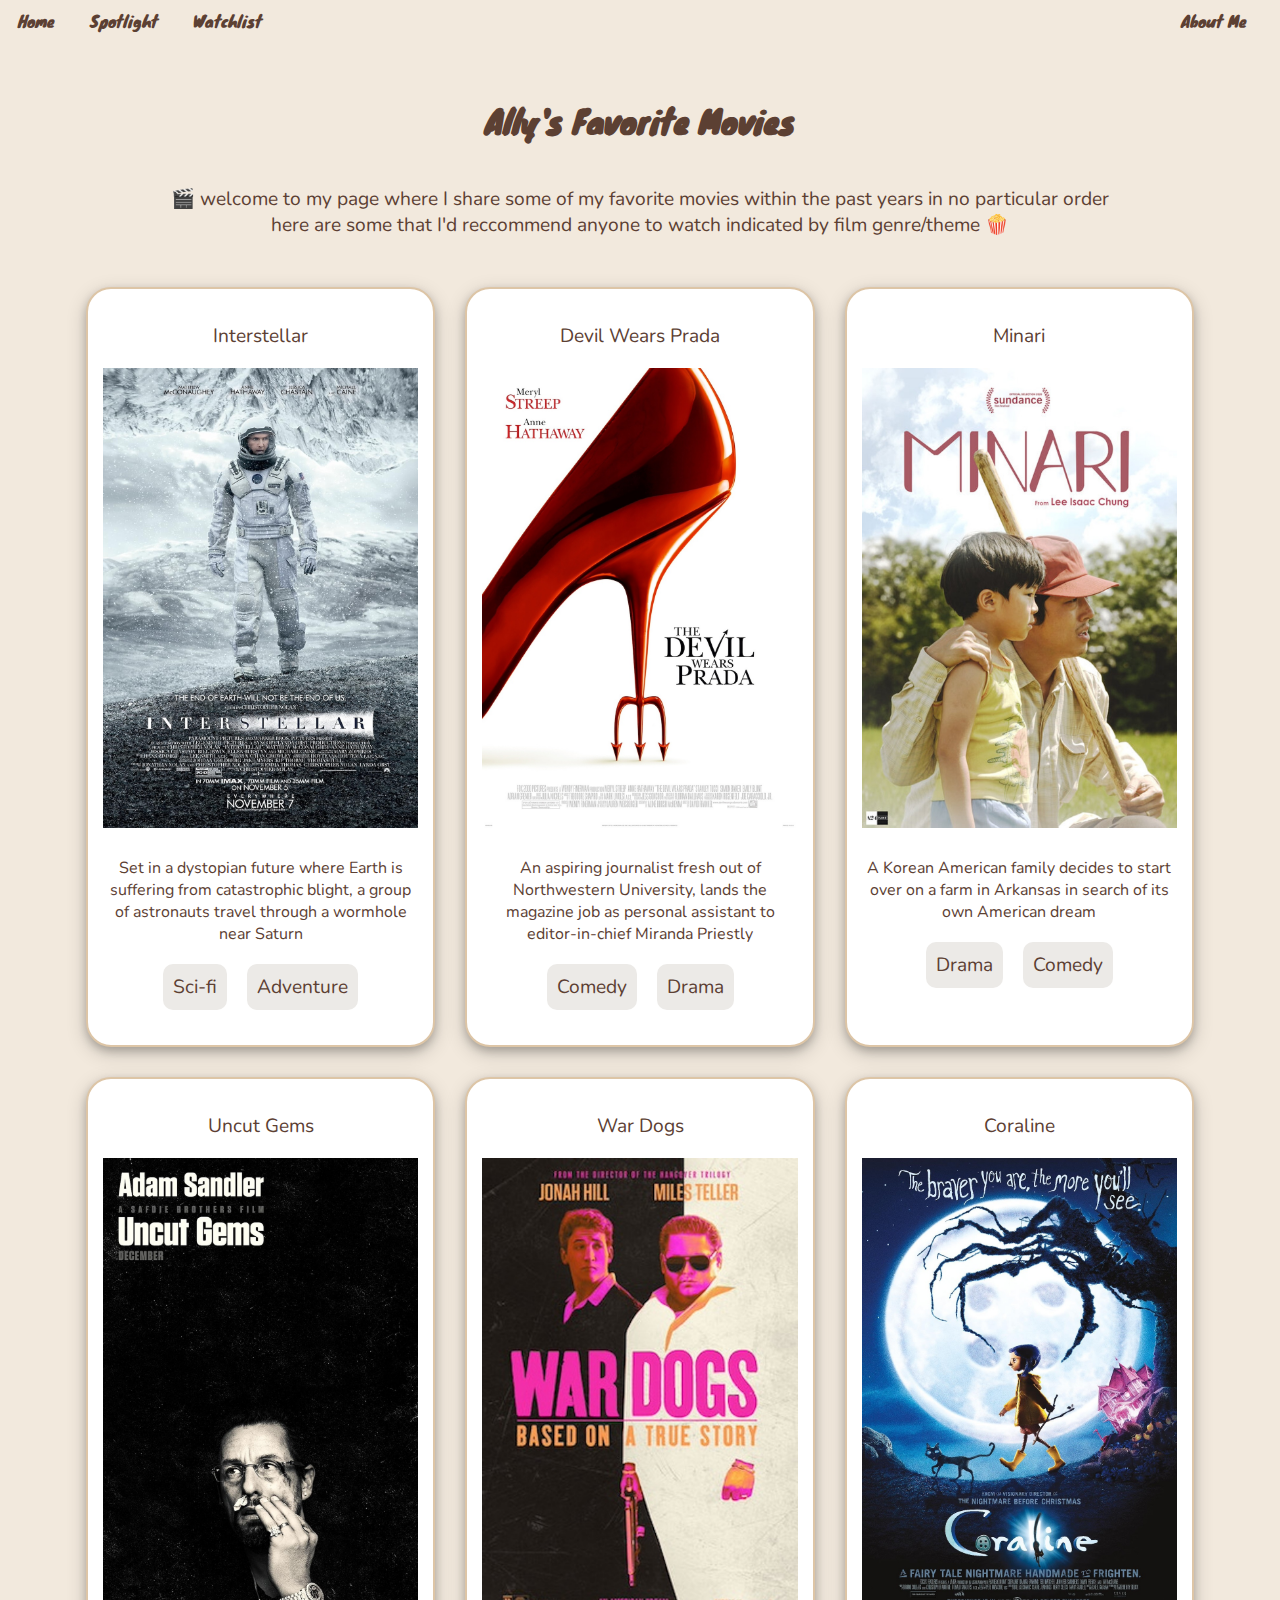
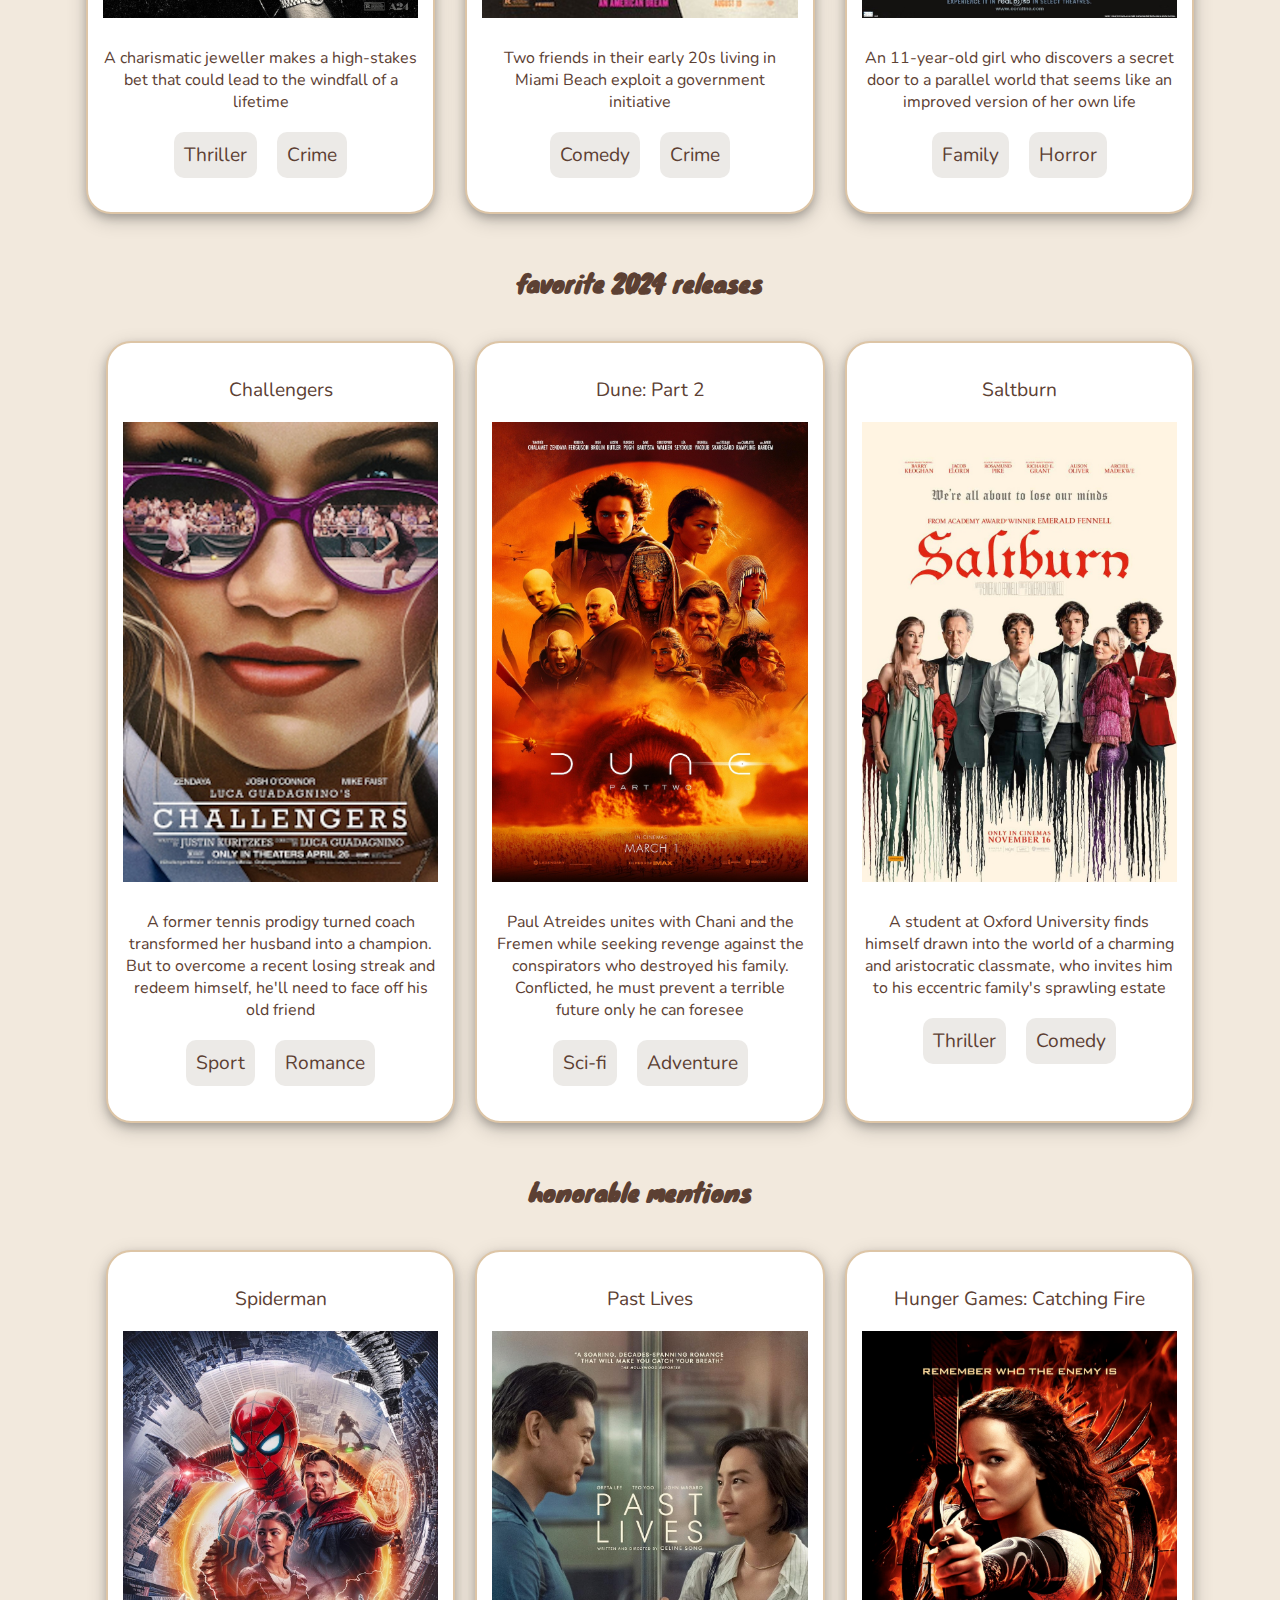
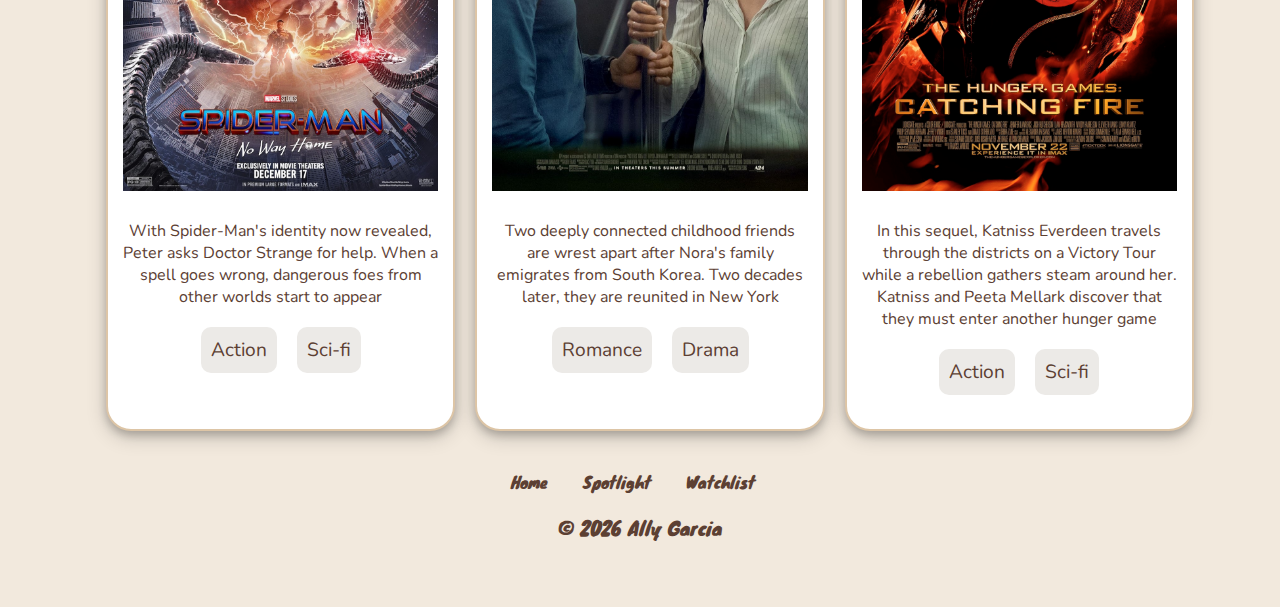
<file: index.html>
<!DOCTYPE html>
<html lang="en">
<head>
    <meta charset="UTF-8">
    <meta name="viewport" content="width=device-width, initial-scale=1.0">
    <link rel="stylesheet" type="text/css" href="css/html5reset.css">
    <link rel="stylesheet" type="text/css" href="css/style.css">
    <link rel="icon" type="image/png" href="images/me.PNG">
    <title>Favorite Movies</title>
</head>
<body>
    <header>
        <div class="skip"><a href = "#main-content">Skip to Main Content</a></div>
        <nav class="pages" title="main navigation">
            <ul>
                <li><a href = "index.html" class="active">Home</a></li>
                <li><a href = "spotlight.html">Spotlight</a></li>
                <li><a href = "watchlist.html">Watchlist</a></li>
            </ul>
            <ul class="about_me">
                <li><a href="about.html">About Me</a></li>
            </ul>
        </nav>
        <h1 id="title">Ally's Favorite Movies</h1>

    </header>
    <main id = "main-content" class="container"> 
        <p> &#127916; welcome to my page where I share some of my favorite movies within the past years in no particular order <br> here are some that I'd reccommend anyone to watch indicated by film genre/theme &#127871;</p>
<div class="favorites">

        <section id="inter" class="polaroid">
            <a href="https://www.imdb.com/title/tt0816692/" target="_blank"> 
            <p>Interstellar</p>
                <img src="images/inter.jpg" alt="Movie poster of Interstellar" class="movie-image">
                <div class="movie">
                <figcaption class="movie-title">Set in a dystopian future where Earth is suffering from catastrophic blight, a group of astronauts  travel through a wormhole near Saturn </figcaption>
            </div>
            <div class="themes">
                <p class ="t1">Sci-fi</p>
                <p class ="t2">Adventure</p>
        </div>
    </a>
    </section>

    
    <section id ="prada"  class="polaroid">
        <a href="https://www.imdb.com/title/tt0458352/" target="_blank"> 
        <p>Devil Wears Prada</p>
        <img src="images/prada.jpg"  alt="Movie poster of The Devil Wears Prada">
        <div class="movie">
        <figcaption>An aspiring journalist fresh out of Northwestern University, lands the magazine job as  personal assistant to  editor-in-chief Miranda Priestly</figcaption>
    </div>
    <div class="themes">
        <p class ="t1">Comedy</p>
        <p class ="t2">Drama</p>
</div>
</a>
    </section>

    <section id ="minari" class="polaroid">
        <a href="https://www.imdb.com/title/tt10633456/" target="_blank"> 
        <p>Minari</p>
        <img src="images/minari.jpg" alt="Movie poster of Minari">
        <div class="movie">
        <figcaption>A Korean American family decides to start over on a farm in Arkansas in search of its own American dream </figcaption>
    </div>
    <div class="themes">
        <p class ="t1">Drama</p>
        <p class ="t2">Comedy</p>
</div>
</a>
    </section>

    <section id ="uncut" class="polaroid">
        <a href="https://www.imdb.com/title/tt5727208/" target="_blank"> 
        <p>Uncut Gems</p> 
        <img src="images/uncut.jpg" alt="Movie poster of Uncut Gems">
        <div class="movie"> 
        <figcaption>A charismatic jeweller makes a high-stakes bet that could lead to the windfall of a lifetime</figcaption>
    </div>
    <div class="themes">
        <p class ="t1">Thriller</p>
        <p class ="t2">Crime</p>
</div>
</a>
    </section>

    <section id ="war" class="polaroid"> 
        <a href="https://www.imdb.com/title/tt2005151/" target="_blank"> 
        <p>War Dogs</p> 
        <img src="images/war.jpg" alt="Movie poster of War Dogs">
        <div class="movie"> 
        <figcaption>Two friends in their early 20s living in Miami Beach  exploit a government initiative</figcaption>
    </div>
    <div class="themes">
        <p class ="t1">Comedy</p>
        <p class ="t2">Crime</p>
</div>
</a>
    </section>

    <section id ="coraline" class="polaroid">
        <a href="https://www.imdb.com/title/tt0327597/" target="_blank"> 
        <p>Coraline</p> 
        <img src="images/coraline.jpg" alt="Movie poster of Coraline">
        <div class="movie"> 
        <figcaption>An 11-year-old girl who discovers a secret door to a parallel world that seems like an improved version of her own life</figcaption>
    </div>
    <div class="themes">
        <p class ="t2">Family</p>
        <p class ="t2">Horror</p>
</div>
</a>
    </section>
</div>

<div class="y2024">
    <h2> favorite 2024 releases</h2>
    <br>
    <section id ="challengers" class="polaroid">
        <a href="https://www.imdb.com/title/tt16426418/" target="_blank"> 
        <p>Challengers</p> 
        <img src="images/challengers.jpeg" alt="Movie poster of Challeners">
        <div class="movie"> 
        <figcaption>A former tennis prodigy turned coach transformed her husband into a champion. But to overcome a recent losing streak and redeem himself, he'll need to face off his old friend</figcaption>
    </div>
    <div class="themes">
        <p class ="t1">Sport</p>
        <p class ="t2">Romance</p>
</div>
</a>
    </section>

    <section id ="dune" class="polaroid">
        <a href="https://www.imdb.com/title/tt15239678/" target="_blank"> 
        <p>Dune: Part 2</p> 
        <img src="images/dune.jpg" alt="Movie poster of Dune 2">
        <div class="movie"> 
        <figcaption>Paul Atreides unites with Chani and the Fremen while seeking revenge against the conspirators who destroyed his family. Conflicted, he must prevent a terrible future only he can foresee

        </figcaption>
    </div>
    <div class="themes">
        <p class ="t1">Sci-fi</p>
        <p class ="t2">Adventure</p>
</div>
</a>
    </section>

    <section id ="saltburn" class="polaroid">
        <a href="https://www.imdb.com/title/tt17351924/" target="_blank"> 
        <p>Saltburn</p> 
        <img src="images/saltburn.jpeg" alt="Movie poster of Saltburn">
        <div class="movie"> 
        <figcaption>A student at Oxford University finds himself drawn into the world of a charming and aristocratic classmate, who invites him to his eccentric family's sprawling estate </figcaption>
    </div>
    <div class="themes">
        <p class ="t1">Thriller</p>
        <p class ="t2">Comedy</p>
</div>
</a>
    </section>
</div>
<div class="honorable">
    <h2> honorable mentions</h2>
    <br>
    <section id ="spider" class="polaroid">
        <a href="https://www.imdb.com/title/tt10872600/" target="_blank"> 
        <p>Spiderman</p> 
        <img src="images/spider.jpg" alt="Movie poster of Spiderman">
        <div class="movie"> 
        <figcaption>With Spider-Man's identity now revealed, Peter asks Doctor Strange for help. When a spell goes wrong, dangerous foes from other worlds start to appear</figcaption>
    </div>
    <div class="themes">
        <p class ="t1">Action</p>
        <p class ="t2">Sci-fi</p>
</div>
</a>
    </section>

    <section id ="past" class="polaroid">
        <a href="https://www.imdb.com/title/tt13238346/" target="_blank"> 
        <p>Past Lives</p> 
        <img src="images/past.jpg" alt="Movie poster of Past Lives">
        <div class="movie"> 
        <figcaption>Two deeply connected childhood friends are wrest apart after Nora's family emigrates from South Korea. Two decades later, they are reunited in New York
        </figcaption>
    </div>
    <div class="themes">
        <p class ="t1">Romance</p>
        <p class ="t2">Drama</p>
</div>
</a>
    </section>

    <section id ="hunger" class="polaroid">
        <a href="https://www.imdb.com/title/tt1951264/" target="_blank"> 
        <p>Hunger Games: Catching Fire</p> 
        <img src="images/hunger.jpg" alt="Movie poster of hunger games">
        <div class="movie"> 
        <figcaption>In this sequel, Katniss Everdeen travels through the districts on a Victory Tour while a rebellion gathers steam around her. Katniss and Peeta Mellark discover that they must enter another hunger game </figcaption>
    </div>
    <div class="themes">
        <p class ="t1">Action</p>
        <p class ="t2">Sci-fi</p>
</div>
</a>
    </section>
</div>
    </main>

    <footer>
        <nav class="page">
            <ul>
                <li><a href = "index.html" class="active">Home</a></li>
                <li><a href = "spotlight.html">Spotlight</a></li>
                <li><a href = "watchlist.html">Watchlist</a></li>
            </ul>
        </nav>
        <p>© <span id="year"></span> Ally Garcia</p>
        </footer>
        <script>
            document.getElementById("year").innerHTML = new Date().getFullYear();
        </script>
</body>
</html>
</file>
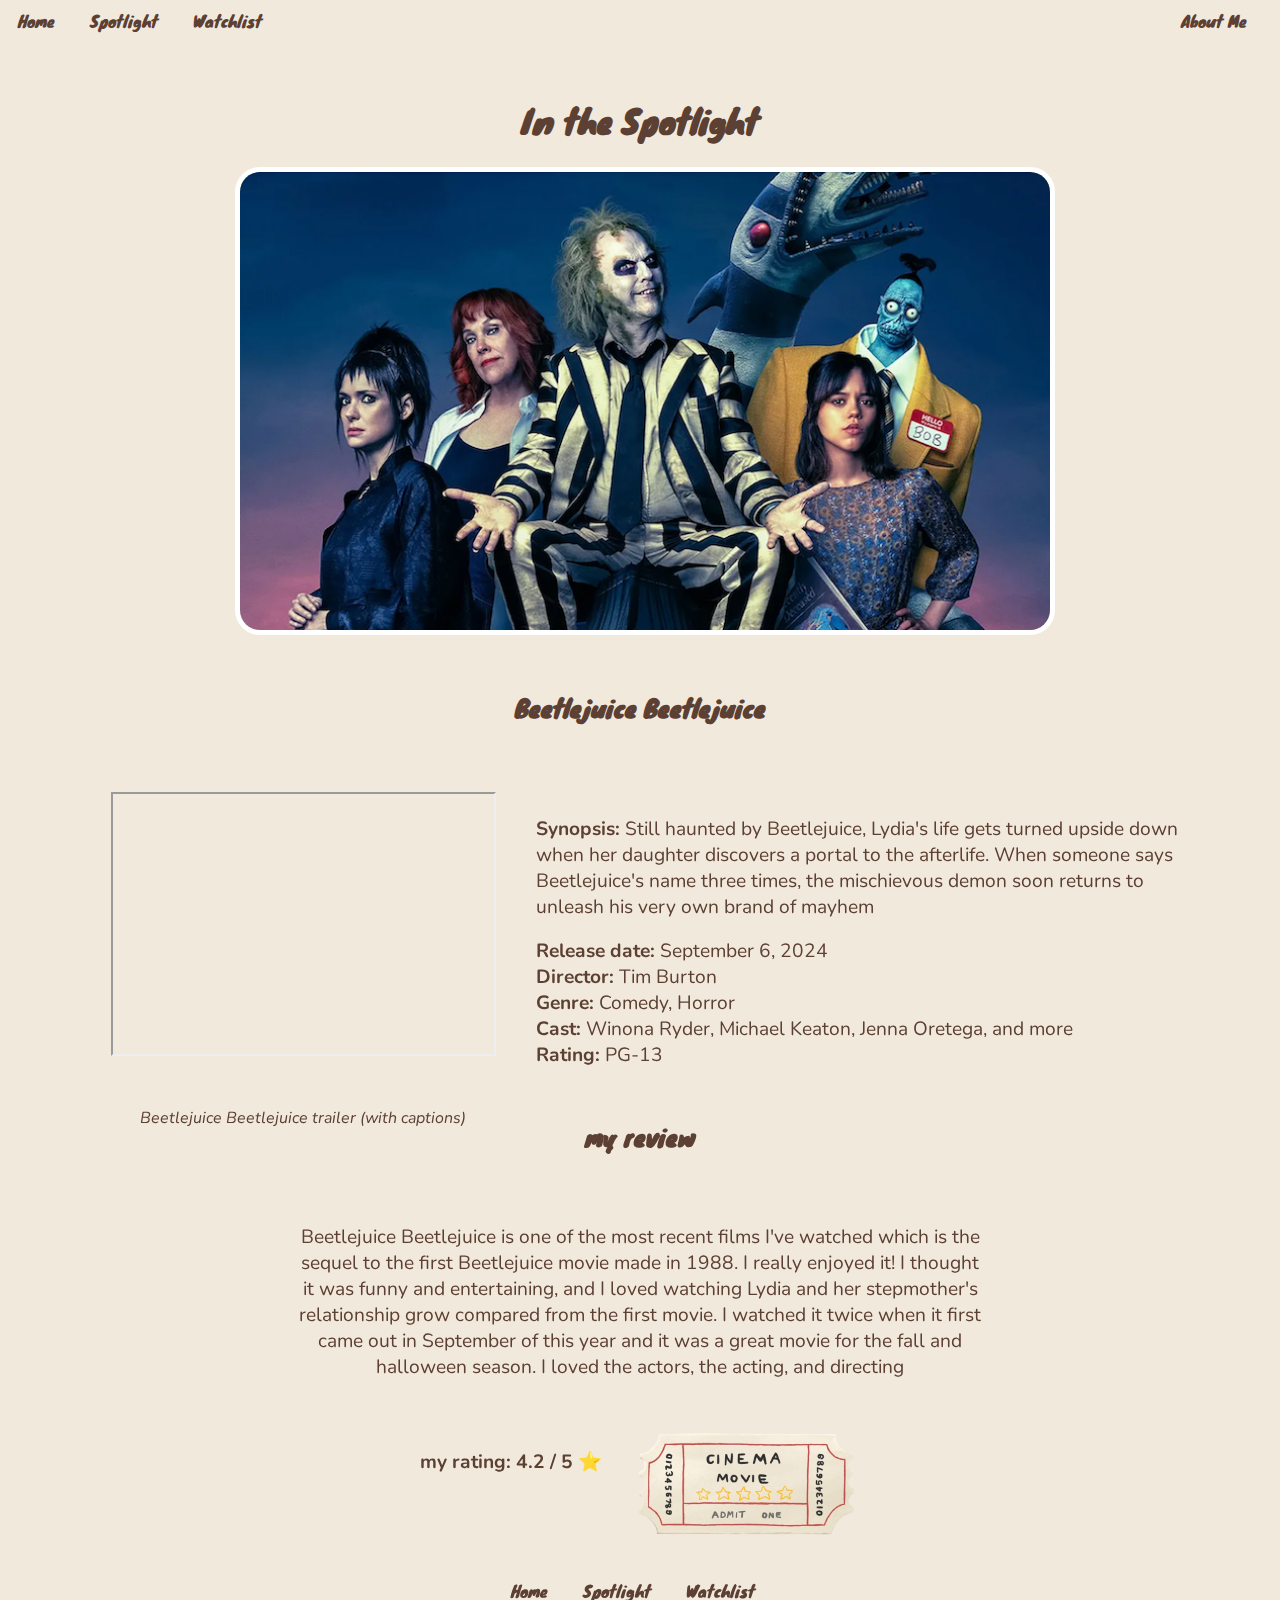
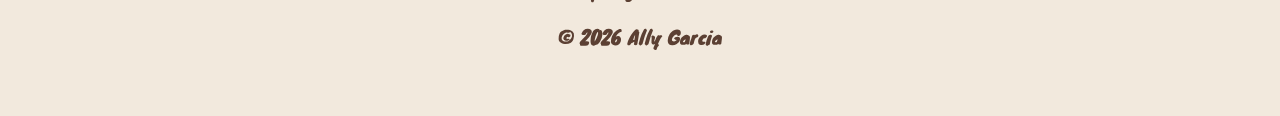
<file: spotlight.html>
<!DOCTYPE html>
<html lang="en">
<head>
    <meta charset="UTF-8">
    <meta name="viewport" content="width=device-width, initial-scale=1.0">
    <link rel="stylesheet" type="text/css" href="css/html5reset.css">
    <link rel="stylesheet" type="text/css" href="css/style.css">
    <link rel="icon" type="image/png" href="images/me.PNG">
    <title>Spotlight</title>
</head>
<body>
    <header>
        <div class="skip"><a href = "#main-content">Skip to Main Content</a></div>
        <nav class="pages" title="main navigation">
        <ul>
            <li><a href = "index.html">Home</a></li>
            <li><a href = "spotlight.html" class="active">Spotlight</a></li>
            <li><a href = "watchlist.html">Watchlist</a></li>
        </ul>
        <ul class="about_me">
            <li><a href="about.html">About Me</a></li>
        </ul>
    </nav>
        </nav>
        <h1 id="title">In the Spotlight</h1>
    </header>
    
    <main id="main-content" class="container"> 
        <a href="https://www.imdb.com/title/tt2049403/" target="_blank">
        <img  src="images/beetle.png" alt="Movie poster of Beetlejuice Beetlejuice" class="beetle">
        </a>
        <h2>Beetlejuice Beetlejuice</h2>
        <div class="description">
            <figure class="trailer">
                <iframe class = "video" width="420" height="315" autoplay="false" 
                src="https://www.youtube.com/embed/CoZqL9N6Rx4" title="Beetlejuice Beetlejuice trailer (with captions)" cc_load_policy=1 allowfullscreen>
                </iframe>
            <figcaption><em>Beetlejuice Beetlejuice trailer (with captions)</em></figcaption>
            </figure>
        <div class="synopsis">
            <p>
            <strong>Synopsis:</strong> Still haunted by Beetlejuice, Lydia's life gets turned upside down when her daughter discovers a portal to the afterlife. When someone says Beetlejuice's name three times, the mischievous demon soon returns to unleash his very own brand of mayhem </p> <br>
            <p> 
            <strong>Release date:</strong> September 6, 2024 <br>
            <strong>Director:</strong> Tim Burton<br>
            <strong>Genre:</strong>  Comedy, Horror<br>
            <strong>Cast:</strong> Winona Ryder, Michael Keaton, Jenna Oretega, and more<br>
            <strong>Rating:</strong> PG-13<br>
        </p>
        </div>
</div>
<h2>my review</h2>
<div class="review">
    <p>Beetlejuice Beetlejuice is one of the most recent films I've watched which is the sequel to the first Beetlejuice movie made in 1988. I really enjoyed it! I thought it was funny and entertaining, and I loved watching Lydia and her stepmother's relationship grow compared from the first movie. I watched it twice when it first came out in September of this year and it was a great movie for the fall and halloween season. I loved the actors, the acting, and directing</p> </div>
    <p><strong> my rating: 4.2 / 5 &#11088;</strong></p> 
    <img src="images/ticket.png" class="ticket" alt="">

  
    </main>
    <footer>
        <nav class="page">
            <ul>
                <li><a href = "index.html">Home</a></li>
                <li><a href = "spotlight.html" class="active">Spotlight</a></li>
                <li><a href = "watchlist.html">Watchlist</a></li>
            </ul>
        </nav>
        <p>© <span id="year"></span> Ally Garcia</p>
    </footer>
    <script>
        document.getElementById("year").innerHTML = new Date().getFullYear();
    </script>
</body>
</html>
</file>
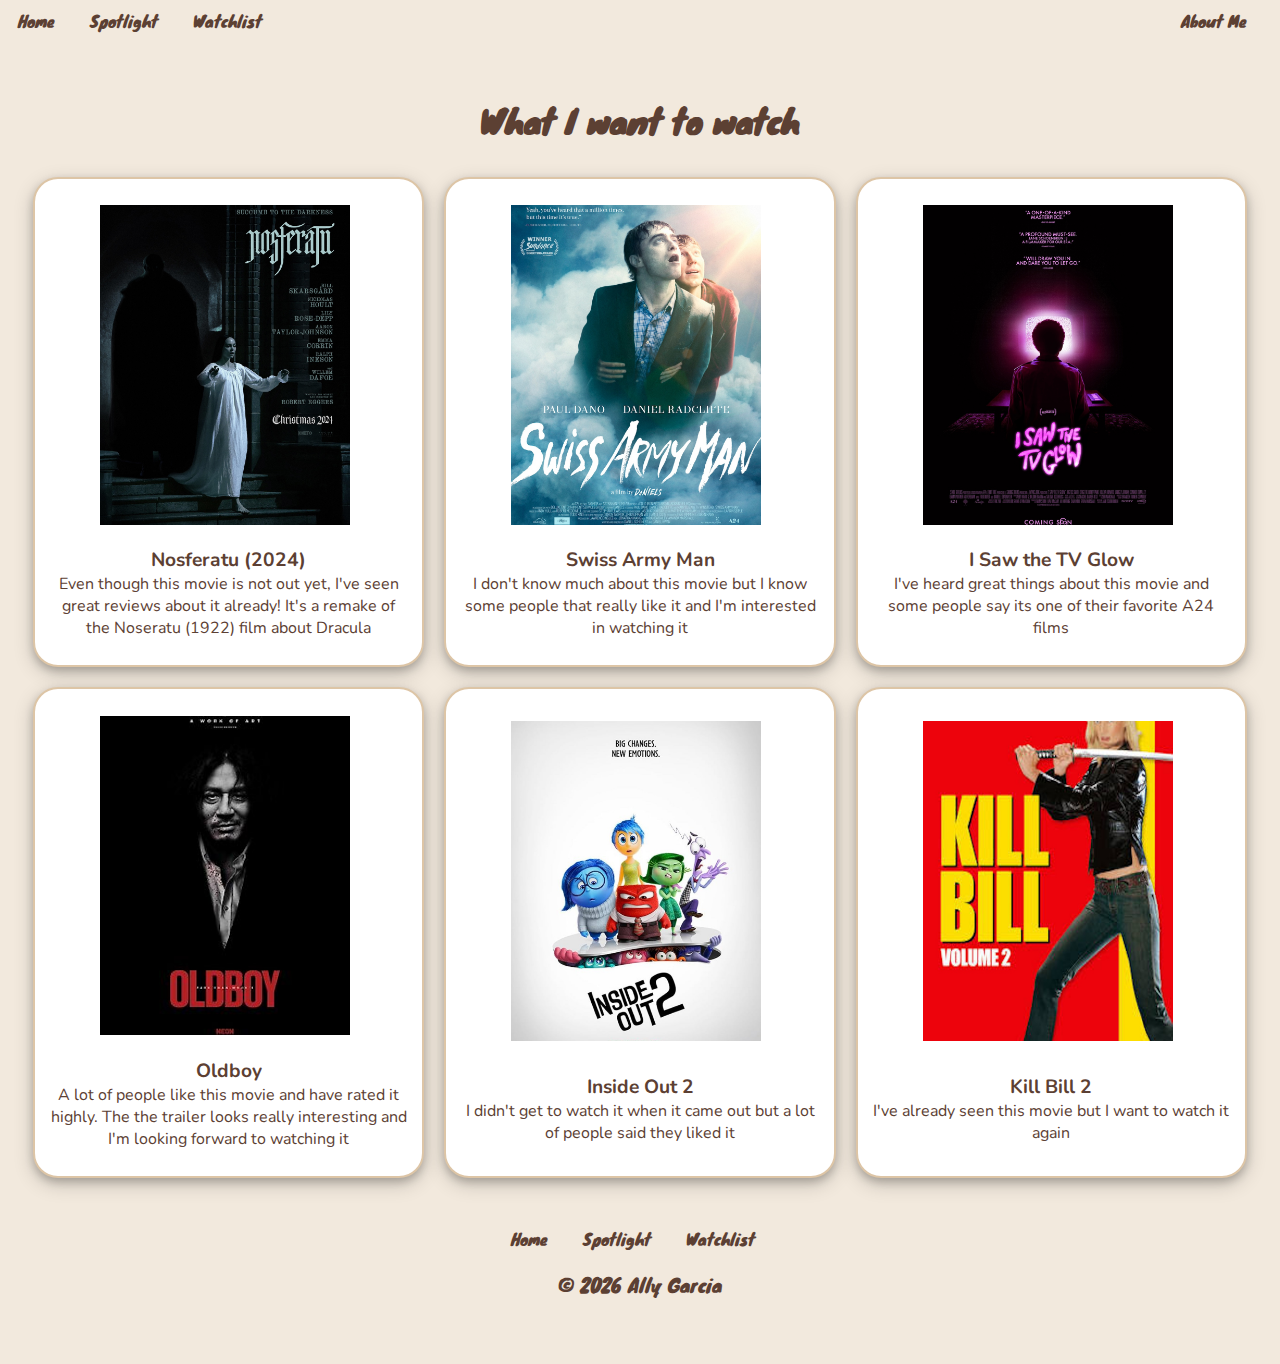
<file: watchlist.html>
<!DOCTYPE html>
<html lang="en">
<head>
    <meta charset="UTF-8">
    <meta name="viewport" content="width=device-width, initial-scale=1.0">
    <link rel="stylesheet" type="text/css" href="css/html5reset.css">
    <link rel="stylesheet" type="text/css" href="css/style.css">
    <link rel="icon" type="image/png" href="images/me.PNG">
    <title>Watchlist</title>
</head>

<body>
    <header>
        <div class="skip"><a href = "#main">Skip to Main Content</a></div>
        <nav class="pages" title="main navigation">
            <ul>
                <li><a href = "index.html">Home</a></li>
                <li><a href = "spotlight.html">Spotlight</a></li>
                <li><a href = "watchlist.html" class="active">Watchlist</a></li>
            </ul>
            <ul class="about_me">
                <li><a href="about.html">About Me</a></li>
            </ul>
        </nav>
        <h1 id="title">What I want to watch</h1>
    </header>
    

    <main id="main" class="slide"> 
        <section id ="nos" class="watch">
            <img src="images/nos.jpg" class="mov" alt="movie poster of Nosferatu">
            <div class="movie"> 
            <p><strong>Nosferatu (2024)</strong></p> 
            <figcaption class="fig">Even though this movie is not out yet, I've seen great reviews about it already! It's a remake of the Noseratu (1922) film about Dracula</figcaption>
        </div>
    </section>

    <section id ="swiss" class="watch">
        <img src="images/swiss.jpg" class="mov" alt="movie poster of Swiss Army Man">
        <div class="movie"> 
        <p><strong>Swiss Army Man</strong></p> 
        <figcaption class="fig">I don't know much about this movie but I know some people that really like it and I'm interested in watching it</figcaption>
        </div>
    </div>
</section>

<section id ="tv" class="watch">
    <img src="images/tv.jpg" class="mov" alt="movie poster of I Saw the TV Glow">
    <div class="movie"> 
    <p><strong>I Saw the TV Glow</strong></p> 
    <figcaption class="fig">I've heard great things about this movie and some people say its one of their favorite A24 films</figcaption>
</div>
</section>

<section id ="old" class="watch">
    <img src="images/old.jpg" class="mov" alt="movie poster of Oldboy">
    <div class="movie"> 
    <p><strong>Oldboy</strong></p> 
    <figcaption class="fig">A lot of people like this movie and have rated it highly. The  the trailer looks really interesting and I'm looking forward to watching it</figcaption>
</div>
</section>

<section id ="inside" class="watch">
    <img src="images/inside.jpg" class="mov" alt="movie poster of Inside Out 2">
    <div class="movie"> 
    <p><strong>Inside Out 2</strong></p> 
    <figcaption class="fig">I didn't get to watch it when it came out but a lot of people said they liked it </figcaption>
</div>
</section>

<section id ="bill" class="watch">
    <img src="images/bill.jpeg" class="mov" alt="movie poster of Kill Bill 2">
    <div class="movie"> 
    <p><strong>Kill Bill 2</strong></p> 
    <figcaption class="fig">I've already seen this movie but I want to watch it again </figcaption>
</div>
</section>
    </main>

    <footer>
        <nav class="page">
            <ul>
                <li><a href = "index.html">Home</a></li>
                <li><a href = "spotlight.html">Spotlight</a></li>
                <li><a href = "watchlist.html" class="active">Watchlist</a></li>
            </ul>
        </nav>
        <p>© <span id="year"></span> Ally Garcia</p>
    </footer>
    <script>
        document.getElementById("year").innerHTML = new Date().getFullYear();
    </script>

</body>
</html>
</file>
<file: css/style.css>
@import url('https://fonts.googleapis.com/css2?family=Knewave&display=swap');
@import url('https://fonts.googleapis.com/css2?family=Knewave&family=Nunito:ital,wght@0,200..1000;1,200..1000&display=swap');

/*applying fonts to the page */
.knewave-regular {
    font-family: "Knewave", serif;
    font-weight: 400;
    font-style: normal;
}

body p, figcaption{
    font-family: 'Nunito';
    color: #5C4033;
}
h1{
    font-family: 'Knewave';
    font-size: 3em;
    color: #5C4033;
}
h2, footer p, header, nav.page ul li a{
    font-family: 'Knewave';
    color: #5C4033;
}
body{
    text-align: center; 
    background-color: #f2e9dd;
}
/* making nav links vertical */
li{
    display: inline-block;
}
a{
    color: #5C4033;
    text-decoration: none;
}
/*basic stlying for landmarks */
header{
    text-align: center;
}
body{
    background-color: white;
}
footer p{
    color: #5C4033;
}


#main-content{
    margin-right: 5%;
    margin-left: 5%;
}

h1{
    color: #5C4033;
    text-align:center;
    margin-top: 10%; 
    margin-top: 5%; 

}
#title{
    color: #5C4033;;
    text-align: center;
    margin-right: 20%;
    margin-left: 20%;
}

footer{
    padding-top: 3%;
    padding-bottom: 3%;
}
/*stlying skip to main link */
.skip{
    position: absolute;
    top: -80px;
    left: 350px;
}
.skip a:focus{
    position: absolute;
    top: 80px;
    color: black;
        
}

/* more stlying to nav links */
nav.pages, nav.page ul {
    display: flex;
    justify-content: space-between;
    align-items: center;
    list-style: none;
}
nav.pages ul, nav.page ul {
    display: flex;
    padding: 0px; 
    margin: 0px;
    justify-content: center;
}


nav.pages ul li, nav.page ul li {
    margin-right: 25px; 
    margin-left: 10px;
}

.about_me {
    margin-left: auto; 
}

@media screen and (min-width: 300px){

    /* Keyframes for animation */
    @keyframes fade-in {
        from {
          opacity: 0;
        }
        to {
          opacity: 1;
        }
      }
      
    .beetle{
        animation-name: fade-in;
        animation-duration: 4.5s;
    }
    @keyframes rotation {
        0% {
            transform: rotate(0deg); 
        }
        50% {
            transform: rotate(10deg); 
        }
        100% {
            transform: rotate(-10deg); 
        }
    }
    .ticket {
        animation-name: rotation;
        animation-duration: 5s;
        animation-iteration-count: infinite;
        animation-fill-mode: forwards;
        animation-direction: alternate;
        animation-timing-function: ease-in-out;
    }
    /* stlying home page */
    .ticket{
        width: 50%;
    }
    body{
        text-align: center; 
        background-color: #f2e9dd;
    }
    figcaption, .themes{
        visibility: none;
        display: none;
        justify-content: center;
    }
    section p{
        justify-content: center;
        font-size: 0.8em;
    }

    .favorites, .y2024, .honorable{
        display: flex;
        flex-wrap: wrap; 
        justify-content: center;
        gap: 20px;
    }

    img{
        width: 80%;
    }
    .polaroid{
        flex: 1 1 calc(50% - 20px);
        max-width: calc(50% - 20px); 
        box-sizing: border-box; 
    }
    h2 {
        display: block; 
        text-align: center;
        margin: 20px auto; 
        width: 100%; 
        position: relative;
    }
    /* stlying spotlight & watch page */
    .trailer{
        display: flex;
        flex-wrap: wrap;
        justify-content: center;
        gap: 20px;
    }
    .mov{
        width: 50%;
    }
    .movie p, .movie .fig, .watch{
        visibility: visible;
        display: flex;
        flex-wrap: wrap;
        justify-content: center;
    
    }
    .fig{
        margin-bottom: 30px;
        margin-right: 30px;
        margin-left: 30px
    }
    /* stlying about page */
    .me{
        width: 30%;
        border-radius: 360px;
        border: 2px solid #5C4033;
        background-color: #5C4033;
    }
    .about{
        margin-top: 5%;
    }
    h1{
        font-size: 2em;
    }
    /* making the about page footer be on the bottom of the page */
    .aboutfooter
    {
        position: absolute;
        bottom: 0;
        width: 100%;
    }
}
@media screen and (min-width: 900px){

/* keyframes for animation */
    @keyframes slide {
        from {
          transform: translateY(100%);
        }
        to {
          transform: translateY(0%);
        }
      }
    
      .slide {
        animation-name: slide;
        animation-duration: 1.2s;
        animation-timing-function: linear;
      }
/* stlying spotlight and hompage page */
    .description {
        display: flex;
    }
    #main-content{ 
        display: flex;
        flex-wrap: wrap;
        justify-content: center;
        gap: 30px;
    }
    figcaption, section p{
        display: flex;
    }
    h2 {
        display: block; 
        text-align: center;
        margin: 20px auto; 
        width: 100%; 
    }
    p{
        font-size: 1.2em;
        text-align: center;

    }
    section {
        flex: 1 1 25%;
        text-align: center;
      }
    img{
        width: 100%;
        height: auto;
        object-fit: cover;

    }
    /* stlying movie cards on home and watchlist page */
    .polaroid:hover, .watch:hover {
        transform: scale(1.05);
        transition: transform 0.3s ease-in-out;
    }
    figcaption {
        margin-top: 8%; 
        text-align: center; 
        font-size: 1rem; 
        color: #5C4033;
    }
    body {
        background-color: #f2e9dd;
    }
    .favorites {
        display: flex;
        flex-wrap: wrap;
        justify-content: center;
        gap: 30px; 
    }
    /* stlying card itself */
    section.polaroid, section.watch {
        width: 100%;
        background-color: white;
        box-shadow: 0 4px 8px 0 rgba(0, 0, 0, 0.2), 0 6px 20px 0 rgba(0, 0, 0, 0.19);
        flex: 1 1 calc(33.33% - 30px); 
        max-width: calc(33.33% - 30px);
        box-sizing: border-box;
        padding: 15px 15px 15px 15px;
        border-radius: 25px;
        border:  #ddc5a6 2px solid;
    }
    section.watch{
        background-color: white;
    }

    div.movie {
        text-align: center;
      }

    .description{
        font-size: 1.em;
        text-align: center;
        color: #5C4033;
    }
    .themes{
        display: flex;
        justify-content: center;
        gap: 20px;
    }
    .t1, .t2{
        padding: 10px 10px 10px 10px;
        background-color: #eceae7;
        border-radius: 10px;
    }

    .synopsis {
        text-align: left; 
        width: 100%;   
        margin-top: 40px;   
    }
    section p{
        justify-content: center;
        font-size: 1.2em;
    }

    /* stlying spotlight page */
    .description p {
        text-align: left; 
        margin: 0;        
    }
    .ticket{
        width: 20%;
    }
    .review p{
        margin-left: 20%;
        margin-right: 20%;
    }
    .beetle{
        border: 5px solid white;
        border-radius: 25px;
    }
    .watch{
        flex-wrap: nowrap;
        flex-direction: row;
        align-items: center;
        margin: 20px 20px 20px 20px;
    }
    #main{
        display: flex;
        flex-wrap: wrap;
        justify-content: center;

    }
    /*making movie decriptions visible on hompage */
    .movie p, .movie figcaption{
        visibility: visible;
        display: flex;
    }
    /*fixing layout of movie cards on watchlist page */
    .watch{
        display: flex;
        flex-wrap: wrap;
        justify-content: center;
        border: 2px solid #5C4033;
        border-radius: 25px;
        padding: 10px 10px 10px 10px;
        margin: 10px 10px 10px 10px;
    }
    .mov{
        width: 70%;
        height: 70%;
        margin-right: 2%;
    }
    .movie{
        display:flex;
        flex-direction: column;

    }
    .fig{
        margin-top: 0px;
        margin-left: 0px;
        margin-right: 0px;
        margin-bottom: 0px;
    }
    .movie p{
        margin-top: 0px;
        margin-bottom: 0px;
    }
    /* stlying about page */
    .me{
        width: 20%;
        border-radius: 360px;
        border: 2px solid #5C4033;
        background-color: #5C4033;
    }
    .about{
        margin-left: 10%;
        margin-right: 10%;
        display: flex;
        align-items: center;
    }
    .descript{
        margin-left: 3%;
        margin-right: 10%;
    }
    .video{
        width: 100%;
        height: 100%
    }
}
@media screen and (prefers-reduced-motion: reduce){
    html{
        scroll-behavior: auto; 
    }
    .beetle, .ticket, .slide{
        animation: none;
    }
}
</file>
